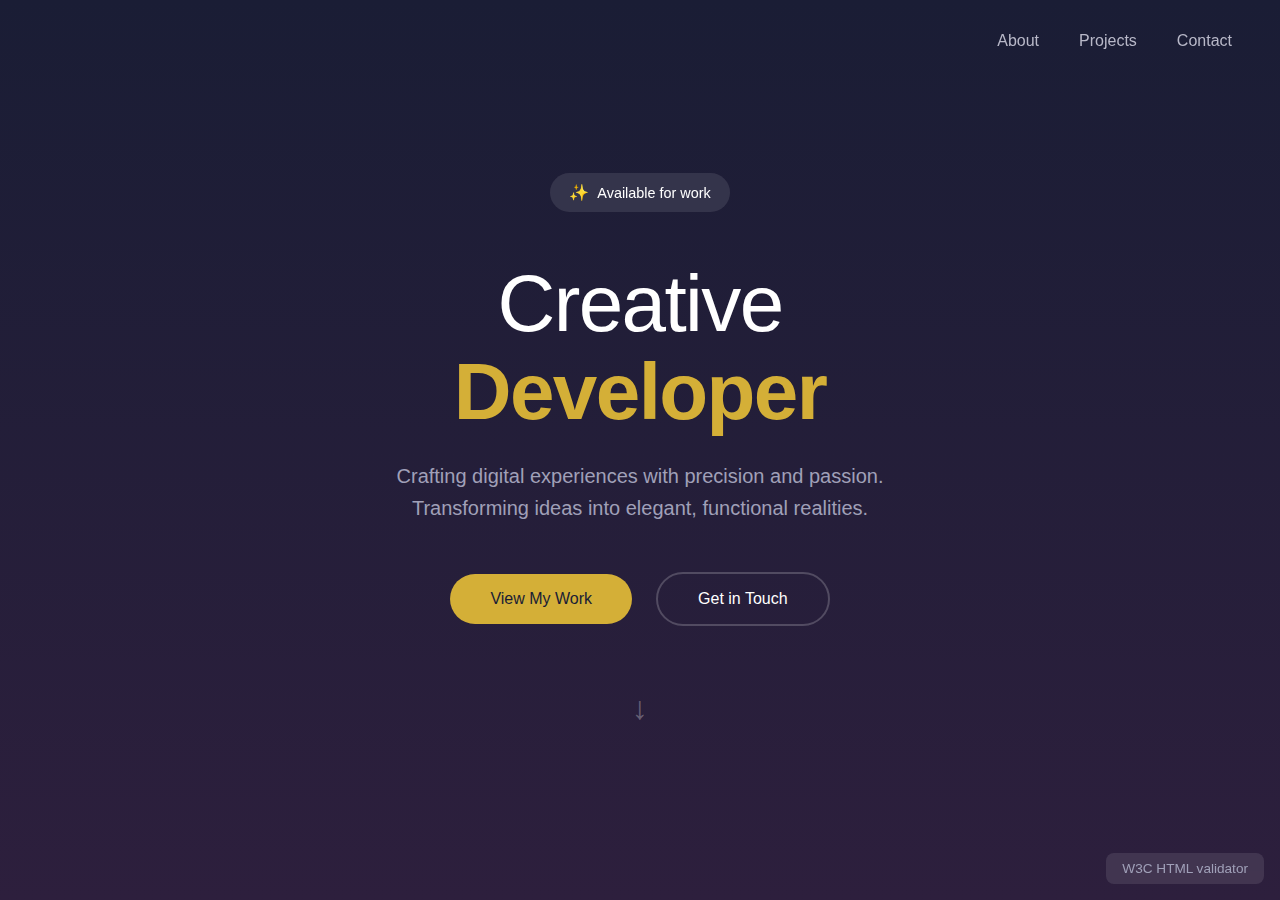
<file: index.html>
<!DOCTYPE html>
<html lang="en">

<!--
WRITTEN BY: Partha khundrakpam    
EMAIL: pkhundra@uci.edu
-->

<head>
  <meta charset="utf-8">
  <meta name="author" content="Your name here">
  <meta name="description" content="Creative Developer Portfolio - Crafting digital experiences with precision and passion">
  <meta name="viewport" content="width=device-width, initial-scale=1.0">
  <link rel="stylesheet" href="style.css">
  <title>Creative Developer Portfolio</title>
</head>

<body>
  <nav class="navbar">
    <ul class="nav-links">
      <li><a href="about.html">About</a></li>
      <li><a href="projects.html">Projects</a></li>
       <li><a href="contact.html">Contact</a></li>
    </ul>
  </nav>

  <div class="hero-section">
    <div class="availability-badge">
      Available for work
    </div>

    <h1>
      Creative
      <span class="highlight">Developer</span>
    </h1>

    <p class="subtitle">
      Crafting digital experiences with precision and passion.<br>
      Transforming ideas into elegant, functional realities.
    </p>

    <div class="cta-buttons">
  <a href="projects.html" class="btn btn-primary">View My Work</a>
  <a href="contact.html" class="btn btn-secondary">Get in Touch</a>
</div>

    <div class="scroll-indicator">
      ↓
    </div>
  </div>

  <p class="validator-link">
    <a href="http://validator.w3.org/check?uri=referer">
      W3C HTML validator
    </a>
  </p>
</body>

</html>
</file>
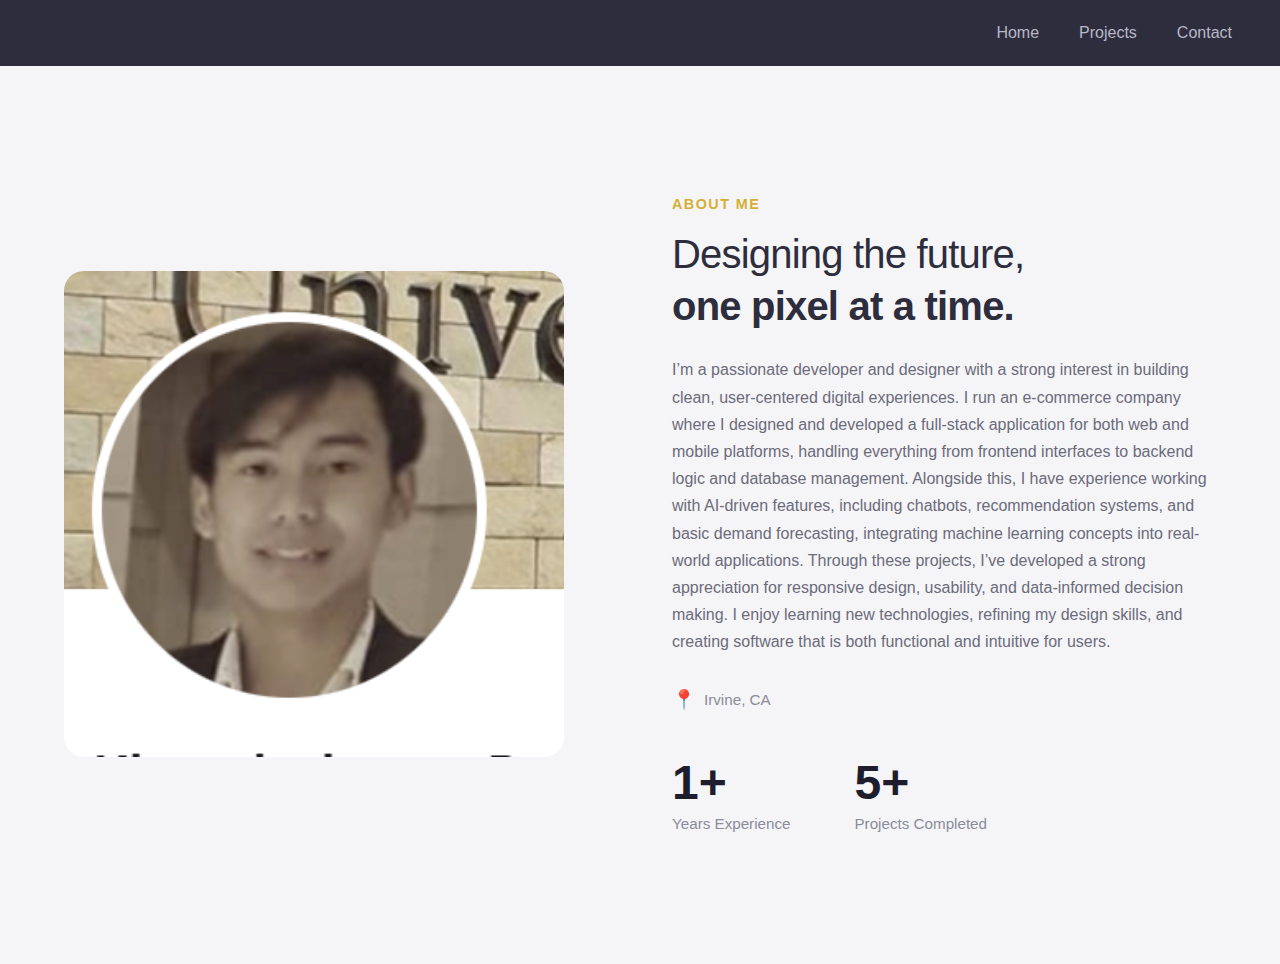
<file: About.html>
<!DOCTYPE html>
<html lang="en">

<head>
  <meta charset="utf-8">
  <meta name="author" content="Your name here">
  <meta name="description" content="About - Creative Developer Portfolio">
  <meta name="viewport" content="width=device-width, initial-scale=1.0">
  <link rel="stylesheet" href="style.css">
  <title>About - Creative Developer</title>
</head>

<body>
  <nav class="navbar">
    <ul class="nav-links">
      <li><a href="index.html">Home</a></li>
       <li><a href="projects.html">Projects</a></li>
       <li><a href="contact.html">Contact</a></li>
    </ul>
  </nav>

  <main class="about-page">
    <div class="about-container">
      <div class="about-image">
        <img src="Pic.png" alt="Profile picture of developer">
      </div>
      
      <div class="about-content">
        <p class="about-label">ABOUT ME</p>
        <h1 class="about-heading">
          Designing the future,<br>
          <span class="about-heading-bold">one pixel at a time.</span>
        </h1>
        
        <p class="about-description">
         I’m a passionate developer and designer with a strong interest in building clean, user-centered digital 
         experiences. I run an e-commerce company where I designed and developed a full-stack application for 
         both web and mobile platforms, handling everything from frontend interfaces to backend logic and database 
         management. Alongside this, I have experience working with AI-driven features, including chatbots,
          recommendation systems, and basic demand forecasting, integrating machine learning concepts into 
          real-world applications. Through these projects, I’ve developed a strong appreciation for
           responsive design, usability, and data-informed decision making. I enjoy learning new technologies,
            refining my design skills, and creating software that is both functional and intuitive for users.
        </p>
        
        <p class="about-location">
          <span class="location-icon">📍</span> Irvine, CA
        </p>
        
        <div class="about-stats">
          <div class="stat-item">
            <h2 class="stat-number">1+</h2>
            <p class="stat-label">Years Experience</p>
          </div>
          <div class="stat-item">
            <h2 class="stat-number">5+</h2>
            <p class="stat-label">Projects Completed</p>
          </div>
        </div>
      </div>
    </div>
  </main>
</body>

</html>
</file>
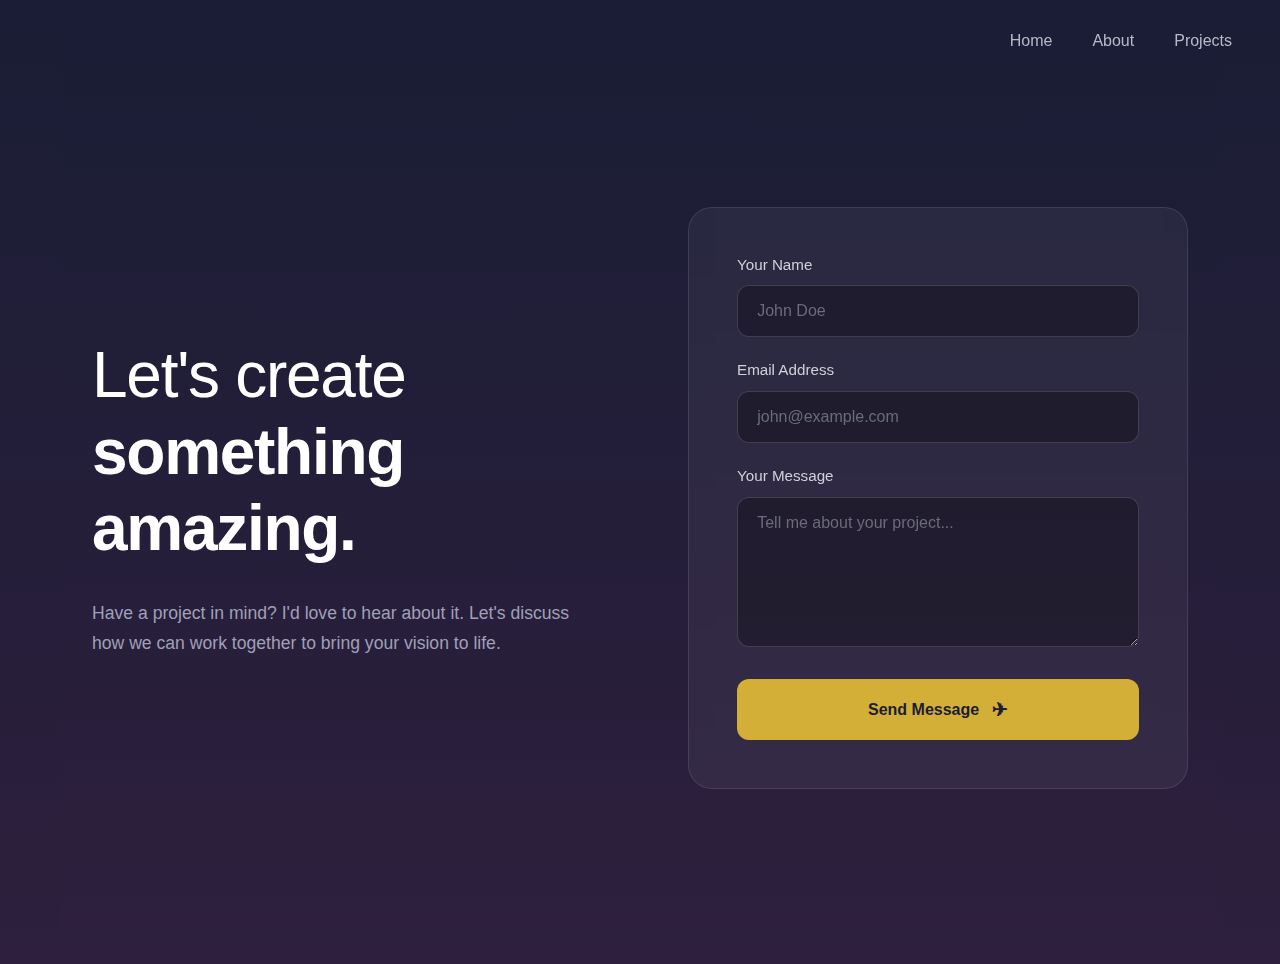
<file: Contact.html>
<!DOCTYPE html>
<html lang="en">

<head>
  <meta charset="utf-8">
  <meta name="author" content="Your name here">
  <meta name="description" content="Contact - Creative Developer Portfolio">
  <meta name="viewport" content="width=device-width, initial-scale=1.0">
  <link rel="stylesheet" href="style.css">
  <title>Contact - Creative Developer</title>
</head>

<body>
  <nav class="navbar">
    <ul class="nav-links">
      <li><a href="index.html">Home</a></li>
      <li><a href="about.html">About</a></li>
      <li><a href="projects.html">Projects</a></li>
     </ul>
  </nav>

  <main class="contact-page">
    <div class="contact-container">
      <div class="contact-content">
        <h1 class="contact-heading">
          Let's create<br>
          <span class="contact-highlight">something<br>amazing.</span>
        </h1>
        <p class="contact-description">
          Have a project in mind? I'd love to hear about it. Let's discuss how we can work together to bring your vision to life.
        </p>
      </div>

      <div class="contact-form-wrapper">
        <form class="contact-form">
          <div class="form-group">
            <label for="name">Your Name</label>
            <input type="text" id="name" name="name" placeholder="John Doe" required>
          </div>

          <div class="form-group">
            <label for="email">Email Address</label>
            <input type="email" id="email" name="email" placeholder="john@example.com" required>
          </div>

          <div class="form-group">
            <label for="message">Your Message</label>
            <textarea id="message" name="message" rows="6" placeholder="Tell me about your project..." required></textarea>
          </div>

          <button type="submit" class="submit-btn">
            Send Message
            <span class="submit-icon">✈</span>
          </button>
        </form>
      </div>
    </div>
  </main>
</body>

</html>
</file>
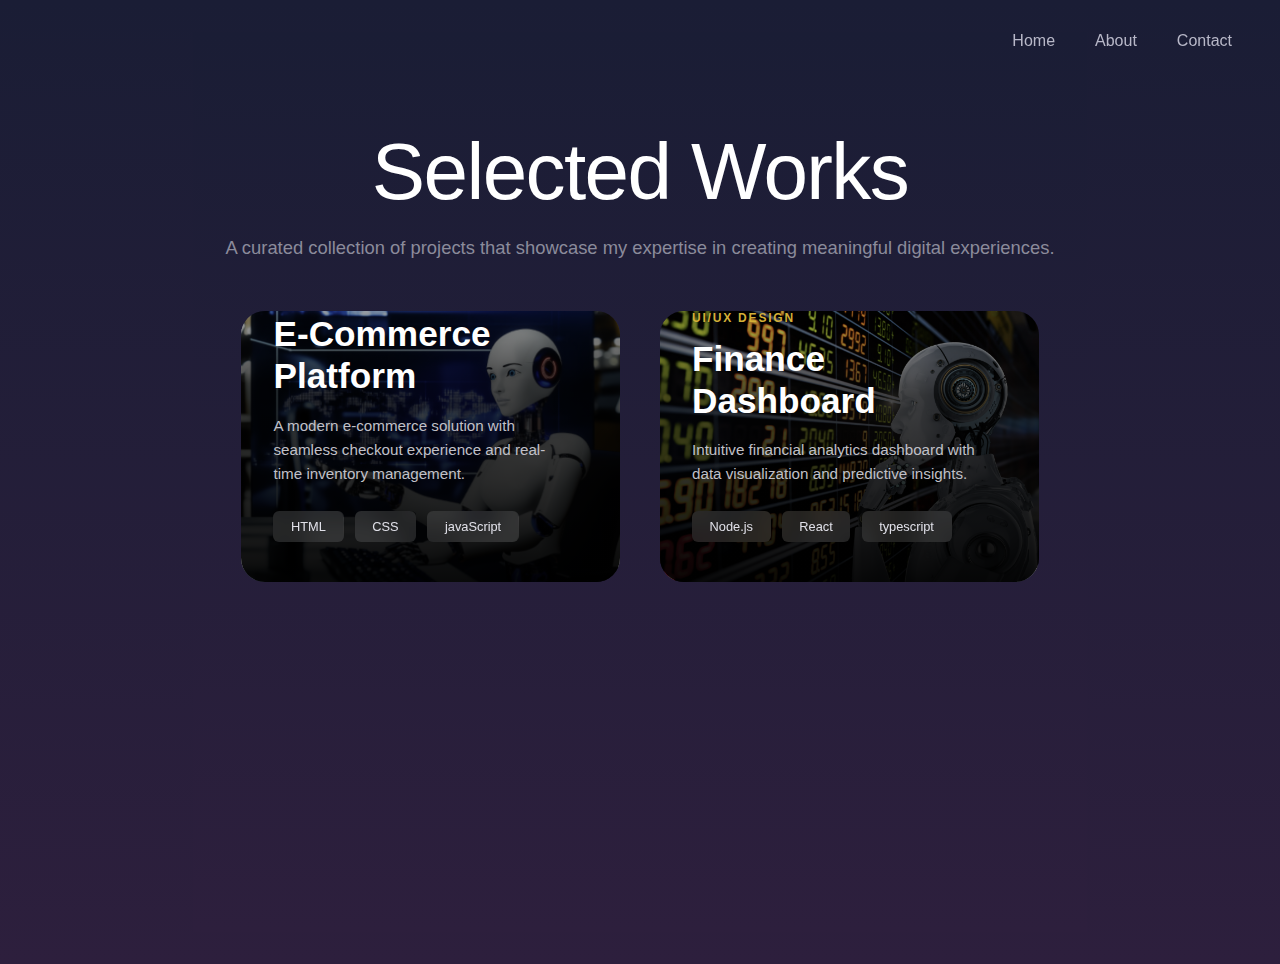
<file: Projects.html>
<!DOCTYPE html>
<html lang="en">

<head>
  <meta charset="utf-8">
  <meta name="author" content="Your name here">
  <meta name="description" content="Projects - Creative Developer Portfolio">
  <meta name="viewport" content="width=device-width, initial-scale=1.0">
  <link rel="stylesheet" href="style.css">
  <title>Projects - Creative Developer</title>
</head>

<body>
  <nav class="navbar">
    <ul class="nav-links">
      <li><a href="index.html">Home</a></li>
      <li><a href="about.html">About</a></li>
       <li><a href="contact.html">Contact</a></li>
    </ul>
  </nav>

  <main class="projects-page">
    <div class="projects-header">
      <h1>Selected Works</h1>
      <p class="projects-subtitle">A curated collection of projects that showcase my expertise in creating meaningful digital experiences.</p>
    </div>

<div class="projects-grid">
      <a href="https://github.com/khpartha" target="_blank" class="project-card">
        <div class="project-image" style="background-image: url('ecommerce.png');">
          <div class="project-overlay">
            <p class="project-category">WEB DEVELOPMENT</p>
            <h2 class="project-title">E-Commerce Platform</h2>
            <p class="project-description">A modern e-commerce solution with seamless checkout experience and real-time inventory management.</p>
            <div class="project-tags">
              <span class="tag">HTML</span>
              <span class="tag">CSS</span>
              <span class="tag">javaScript</span>
            </div>
          </div>
        </div>
      </a>

      <a href="https://github.com/khpartha" target="_blank" class="project-card">
        <div class="project-image" style="background-image: url('finance.png');">
          <div class="project-overlay">
            <p class="project-category">UI/UX DESIGN</p>
            <h2 class="project-title">Finance Dashboard</h2>
            <p class="project-description">Intuitive financial analytics dashboard with data visualization and predictive insights.</p>
            <div class="project-tags">
              <span class="tag">Node.js</span>
              <span class="tag">React</span>
              <span class="tag">typescript</span>
            </div>
          </div>
        </div>
      </a>
    </div>
  </main>
</body>

</html>
</file>
<file: style.css>
* {
  margin: 0;
  padding: 0;
  box-sizing: border-box;
}

body {
  font-family: -apple-system, BlinkMacSystemFont, 'Segoe UI', Roboto, 'Helvetica Neue', Arial, sans-serif;
  background: linear-gradient(180deg, #1a1d35 0%, #2d1f3d 100%);
  color: #ffffff;
  min-height: 100vh;
  padding: 2rem;
  display: flex;
  flex-direction: column;
  align-items: center;
  justify-content: center;
}

.navbar {
  position: fixed;
  top: 0;
  right: 0;
  padding: 2rem 3rem;
  z-index: 1000;
  background: transparent;
}

body:has(.about-page) .navbar,
body:has(.content-page) .navbar {
  background: #2d2d3d;
  left: 0;
  right: 0;
  padding: 1.5rem 3rem;
}

body:has(.about-page) .nav-links,
body:has(.content-page) .nav-links {
  justify-content: flex-end;
}

body:has(.projects-page) .navbar {
  background: transparent;
  left: auto;
  right: 0;
}

body:has(.projects-page) .nav-links {
  justify-content: flex-end;
}

body:has(.contact-page) .navbar {
  background: transparent;
  left: auto;
  right: 0;
}

body:has(.contact-page) .nav-links {
  justify-content: flex-end;
}

.nav-links {
  display: flex;
  gap: 2.5rem;
  list-style: none;
  margin: 0;
  padding: 0;
}

.nav-links li a {
  color: #b8b8c8;
  text-decoration: none;
  font-size: 1rem;
  font-weight: 400;
  transition: color 0.3s ease;
}

.nav-links li a:hover {
  color: #ffffff;
}

.hero-section {
  text-align: center;
  max-width: 1000px;
  margin: 0 auto;
}

.availability-badge {
  display: inline-flex;
  align-items: center;
  gap: 0.5rem;
  background: rgba(255, 255, 255, 0.1);
  padding: 0.6rem 1.2rem;
  border-radius: 50px;
  font-size: 0.9rem;
  margin-bottom: 3rem;
  backdrop-filter: blur(10px);
}

.availability-badge::before {
  content: "✨";
  font-size: 1rem;
}

h1 {
  font-size: 5rem;
  font-weight: 300;
  line-height: 1.1;
  margin-bottom: 1.5rem;
  letter-spacing: -0.02em;
}

.highlight {
  color: #d4af37;
  font-weight: 600;
  display: block;
}

.subtitle {
  font-size: 1.25rem;
  color: #a0a0b8;
  line-height: 1.6;
  margin-bottom: 3rem;
  max-width: 700px;
  margin-left: auto;
  margin-right: auto;
}

.cta-buttons {
  display: flex;
  gap: 1.5rem;
  justify-content: center;
  align-items: center;
  flex-wrap: wrap;
  margin-bottom: 4rem;
}

.btn {
  padding: 1rem 2.5rem;
  font-size: 1rem;
  border-radius: 50px;
  text-decoration: none;
  font-weight: 500;
  transition: all 0.3s ease;
  border: none;
  cursor: pointer;
}

.btn-primary {
  background: #d4af37;
  color: #1a1d35;
}

.btn-primary:hover {
  background: #e5c04a;
  transform: translateY(-2px);
  box-shadow: 0 10px 30px rgba(212, 175, 55, 0.3);
}

.btn-secondary {
  background: transparent;
  color: #ffffff;
  border: 2px solid rgba(255, 255, 255, 0.2);
}

.btn-secondary:hover {
  border-color: rgba(255, 255, 255, 0.4);
  background: rgba(255, 255, 255, 0.05);
  transform: translateY(-2px);
}

.scroll-indicator {
  margin-top: 3rem;
  font-size: 2rem;
  color: rgba(255, 255, 255, 0.3);
  animation: bounce 2s infinite;
}

@keyframes bounce {
  0%, 100% {
    transform: translateY(0);
  }
  50% {
    transform: translateY(10px);
  }
}

.validator-link {
  position: fixed;
  bottom: 1rem;
  right: 1rem;
  background: rgba(255, 255, 255, 0.1);
  padding: 0.5rem 1rem;
  border-radius: 8px;
  font-size: 0.85rem;
  backdrop-filter: blur(10px);
  transition: all 0.3s ease;
}

.validator-link a {
  text-decoration: none;
  color: #a0a0b8;
}

.validator-link a:hover {
  color: #ffffff;
}

.content-page {
  max-width: 1000px;
  margin: 8rem auto 2rem;
  padding: 2rem;
  text-align: center;
}

.content-page h1 {
  font-size: 3rem;
  margin-bottom: 2rem;
}

.content-page p {
  font-size: 1.2rem;
  color: #a0a0b8;
}

/* About Page Styles */
.about-page {
  min-height: 100vh;
  display: flex;
  align-items: center;
  justify-content: center;
  padding: 6rem 2rem 2rem;
  background: #f5f5f7;
}

body:has(.about-page) {
  background: #f5f5f7;
}

.about-container {
  display: grid;
  grid-template-columns: 1fr 1fr;
  gap: 4rem;
  max-width: 1200px;
  align-items: center;
}

.about-image {
  width: 100%;
}

.about-image img {
  width: 100%;
  max-width: 500px;
  border-radius: 20px;
  display: block;
}

.about-content {
  text-align: left;
}

.about-label {
  color: #d4af37;
  font-size: 0.9rem;
  font-weight: 600;
  letter-spacing: 0.1em;
  margin-bottom: 1rem;
}

.about-heading {
  font-size: 2.5rem;
  font-weight: 400;
  line-height: 1.3;
  margin-bottom: 1.5rem;
  color: #2d2d3d;
}

.about-heading-bold {
  font-weight: 700;
  display: block;
}

.about-description {
  font-size: 1rem;
  line-height: 1.7;
  color: #6b6b7b;
  margin-bottom: 2rem;
}

.about-location {
  display: flex;
  align-items: center;
  gap: 0.5rem;
  color: #8b8b9b;
  font-size: 0.95rem;
  margin-bottom: 3rem;
}

.location-icon {
  font-size: 1.2rem;
}

.about-stats {
  display: flex;
  gap: 4rem;
}

.stat-item {
  text-align: left;
}

.stat-number {
  font-size: 3rem;
  font-weight: 700;
  color: #1d1d2d;
  margin-bottom: 0.5rem;
  line-height: 1;
}

.stat-label {
  font-size: 0.95rem;
  color: #8b8b9b;
  margin: 0;
}

/* Projects Page Styles */
.projects-page {
  min-height: 100vh;
  padding: 6rem 2rem 4rem;
  background: linear-gradient(180deg, #1a1d35 0%, #2d1f3d 100%);
}

body:has(.projects-page) {
  background: linear-gradient(180deg, #1a1d35 0%, #2d1f3d 100%);
}

.projects-header {
  text-align: center;
  max-width: 900px;
  margin: 0 auto 3rem;
}

.projects-header h1 {
  font-size: 5rem;
  font-weight: 400;
  margin-bottom: 1rem;
  color: #ffffff;
  letter-spacing: -0.02em;
}

.projects-subtitle {
  font-size: 1.15rem;
  color: #8b8b9b;
  line-height: 1.7;
}

.projects-grid {
  display: grid;
  grid-template-columns: repeat(2, 1fr);
  gap: 2.5rem;
  max-width: 1450px;
  margin: 0 auto;
  padding: 0 1rem;
}

.project-card {
  position: relative;
  overflow: hidden;
  border-radius: 24px;
  aspect-ratio: 1.4/1;
  transition: transform 0.3s ease;
}

.project-card:hover {
  transform: translateY(-8px);
}

.project-image {
  width: 100%;
  height: 100%;
  background-size: cover;
  background-position: center;
  background-repeat: no-repeat;
  position: relative;
}

.project-overlay {
  position: absolute;
  bottom: 0;
  left: 0;
  right: 0;
  padding: 2.5rem 2rem;
  background: linear-gradient(to top, rgba(0, 0, 0, 0.95) 0%, rgba(0, 0, 0, 0.7) 60%, transparent 100%);
  color: #ffffff;
}

.project-category {
  font-size: 0.75rem;
  font-weight: 600;
  letter-spacing: 0.15em;
  color: #d4af37;
  margin-bottom: 0.8rem;
  text-transform: uppercase;
}

.project-title {
  font-size: 2.2rem;
  font-weight: 600;
  margin-bottom: 1rem;
  color: #ffffff;
  line-height: 1.2;
}

.project-description {
  font-size: 0.95rem;
  line-height: 1.6;
  color: #c0c0c8;
  margin-bottom: 1.5rem;
  max-width: 90%;
}

.project-tags {
  display: flex;
  gap: 0.7rem;
  flex-wrap: wrap;
}

.tag {
  background: rgba(255, 255, 255, 0.12);
  padding: 0.5rem 1.1rem;
  border-radius: 6px;
  font-size: 0.8rem;
  color: #e0e0e8;
  backdrop-filter: blur(10px);
  font-weight: 400;
}

/* Contact Page Styles */
.contact-page {
  min-height: 100vh;
  padding: 6rem 2rem 4rem;
  background: linear-gradient(180deg, #1a1d35 0%, #2d1f3d 100%);
  display: flex;
  align-items: center;
  justify-content: center;
}

body:has(.contact-page) {
  background: linear-gradient(180deg, #1a1d35 0%, #2d1f3d 100%);
}

.contact-container {
  display: grid;
  grid-template-columns: 1fr 1fr;
  gap: 6rem;
  max-width: 1400px;
  width: 100%;
  align-items: center;
}

.contact-content {
  color: #ffffff;
}

.contact-heading {
  font-size: 4rem;
  font-weight: 300;
  line-height: 1.2;
  margin-bottom: 2rem;
  color: #ffffff;
}

.contact-highlight {
  font-weight: 600;
  display: block;
}

.contact-description {
  font-size: 1.1rem;
  line-height: 1.7;
  color: #a0a0b8;
  max-width: 500px;
}

.contact-form-wrapper {
  background: rgba(255, 255, 255, 0.05);
  padding: 3rem;
  border-radius: 24px;
  backdrop-filter: blur(10px);
  border: 1px solid rgba(255, 255, 255, 0.1);
}

.contact-form {
  display: flex;
  flex-direction: column;
  gap: 1.5rem;
}

.form-group {
  display: flex;
  flex-direction: column;
  gap: 0.8rem;
}

.form-group label {
  font-size: 0.95rem;
  color: #d0d0d8;
  font-weight: 500;
}

.form-group input,
.form-group textarea {
  background: rgba(0, 0, 0, 0.3);
  border: 1px solid rgba(255, 255, 255, 0.15);
  border-radius: 12px;
  padding: 1rem 1.2rem;
  font-size: 1rem;
  color: #ffffff;
  font-family: inherit;
  transition: all 0.3s ease;
}

.form-group input::placeholder,
.form-group textarea::placeholder {
  color: #6b6b7b;
}

.form-group input:focus,
.form-group textarea:focus {
  outline: none;
  border-color: rgba(212, 175, 55, 0.5);
  background: rgba(0, 0, 0, 0.4);
}

.form-group textarea {
  resize: vertical;
  min-height: 150px;
}

.submit-btn {
  background: #d4af37;
  color: #1a1d35;
  border: none;
  padding: 1.2rem 2rem;
  border-radius: 12px;
  font-size: 1rem;
  font-weight: 600;
  cursor: pointer;
  transition: all 0.3s ease;
  display: flex;
  align-items: center;
  justify-content: center;
  gap: 0.8rem;
  margin-top: 0.5rem;
}

.submit-btn:hover {
  background: #e5c04a;
  transform: translateY(-2px);
  box-shadow: 0 10px 30px rgba(212, 175, 55, 0.3);
}

.submit-icon {
  font-size: 1.2rem;
  transition: transform 0.3s ease;
}

.submit-btn:hover .submit-icon {
  transform: translateX(4px);
}

/* Responsive Styles */
@media (max-width: 768px) {
  .navbar {
    position: relative;
    padding: 1rem;
    text-align: center;
  }

  .nav-links {
    flex-direction: row;
    gap: 1.5rem;
    justify-content: center;
    flex-wrap: wrap;
  }

  .nav-links li a {
    font-size: 0.9rem;
  }

  h1 {
    font-size: 3rem;
  }

  .subtitle {
    font-size: 1.1rem;
  }

  .cta-buttons {
    flex-direction: column;
    gap: 1rem;
  }

  .btn {
    width: 100%;
    max-width: 300px;
  }

  .about-container {
    grid-template-columns: 1fr;
    gap: 2rem;
  }

  .about-image img {
    max-width: 100%;
  }

  .about-heading {
    font-size: 2rem;
  }

  .about-stats {
    gap: 2rem;
  }

  .stat-number {
    font-size: 2.5rem;
  }

  .projects-grid {
    grid-template-columns: 1fr;
    gap: 2rem;
  }
  
  .projects-header h1 {
    font-size: 3rem;
  }
  
  .project-title {
    font-size: 1.8rem;
  }
  
  .project-card {
    aspect-ratio: 1.2/1;
  }

  .contact-container {
    grid-template-columns: 1fr;
    gap: 3rem;
  }

  .contact-heading {
    font-size: 2.5rem;
  }

  .contact-form-wrapper {
    padding: 2rem;
  }
}
</file>
